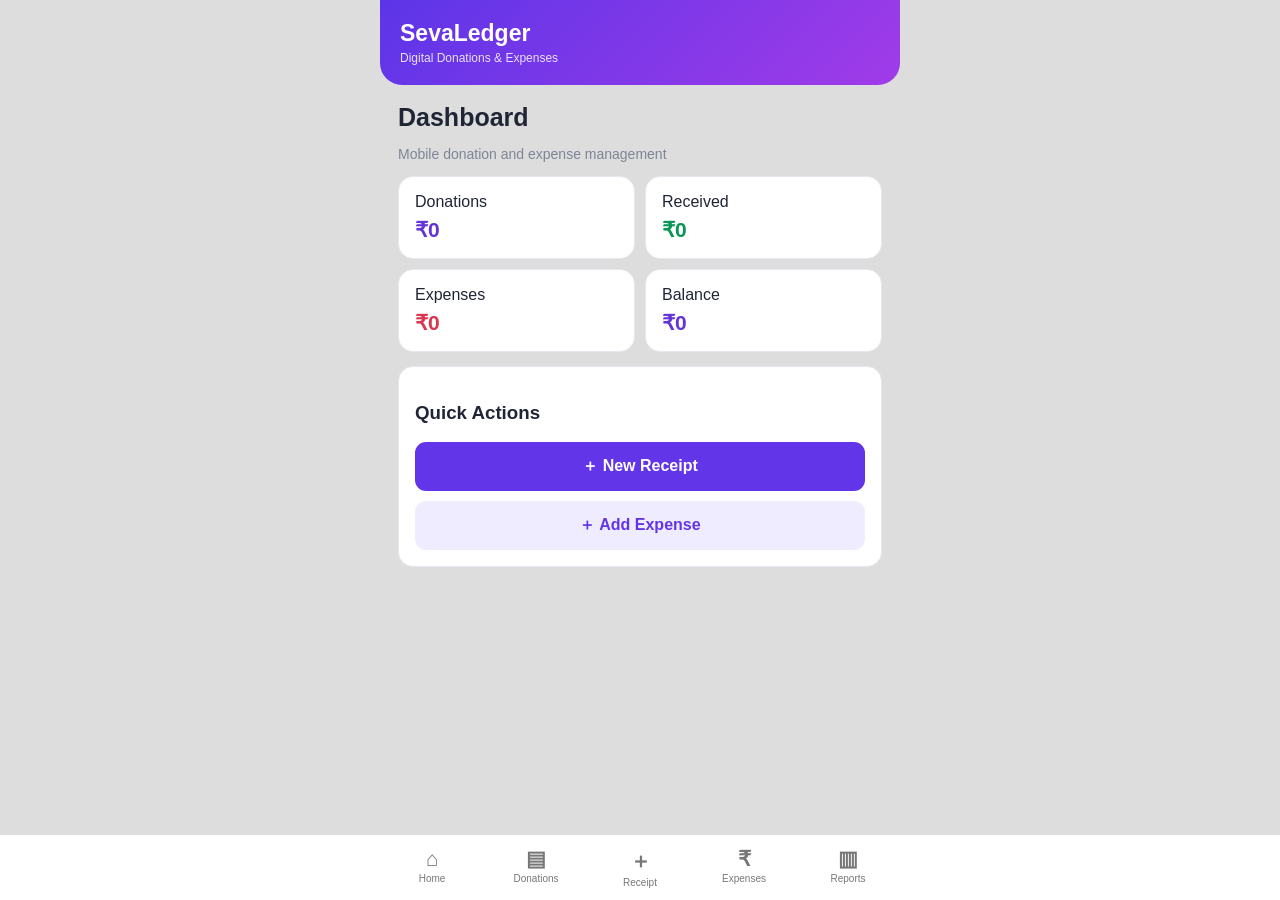
<file: index.html>
<!doctype html><html><head><meta charset="utf-8"><meta name="viewport" content="width=device-width,initial-scale=1"><title>SevaLedger</title><link rel="stylesheet" href="style.css"></head><body><div class="app"><header class="header"><div class="brand">SevaLedger</div><div class="sub">Digital Donations & Expenses</div></header><main class="content"><h1>Dashboard</h1><p class="muted">Mobile donation and expense management</p><div class="stats"><div class="stat">Donations<b class="purple">₹0</b></div><div class="stat">Received<b class="green">₹0</b></div><div class="stat">Expenses<b class="red">₹0</b></div><div class="stat">Balance<b class="purple">₹0</b></div></div><div class="card" style="margin-top:14px"><h3>Quick Actions</h3><a class="btn primary" href="receipt.html">＋ New Receipt</a><a class="btn light" href="expenses.html">＋ Add Expense</a></div></main><nav class="bottom"><div class="bottomin"><a href="index.html"><b>⌂</b>Home</a><a href="donations.html"><b>▤</b>Donations</a><a href="receipt.html"><b>＋</b>Receipt</a><a href="expenses.html"><b>₹</b>Expenses</a><a href="reports.html"><b>▥</b>Reports</a></div></nav></div></body></html>
</file>
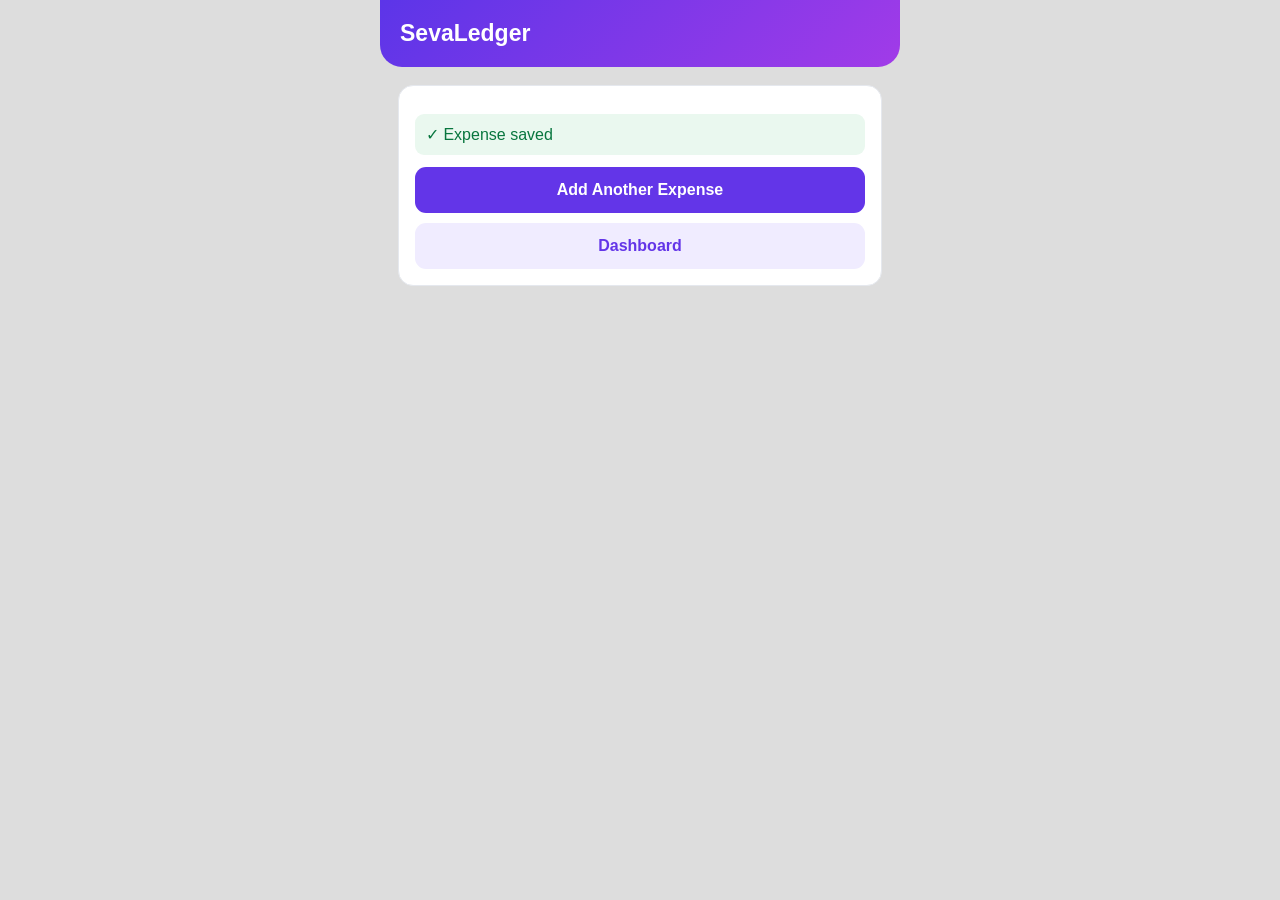
<file: expense-saved.html>
<!doctype html><html><head><meta name="viewport" content="width=device-width,initial-scale=1"><title>Saved</title><link rel="stylesheet" href="style.css"></head><body><div class="app"><header class="header"><div class="brand">SevaLedger</div></header><main class="content"><div class="card"><div class="success">✓ Expense saved</div><a class="btn primary" href="expenses.html">Add Another Expense</a><a class="btn light" href="index.html">Dashboard</a></div></main></div></body></html>
</file>
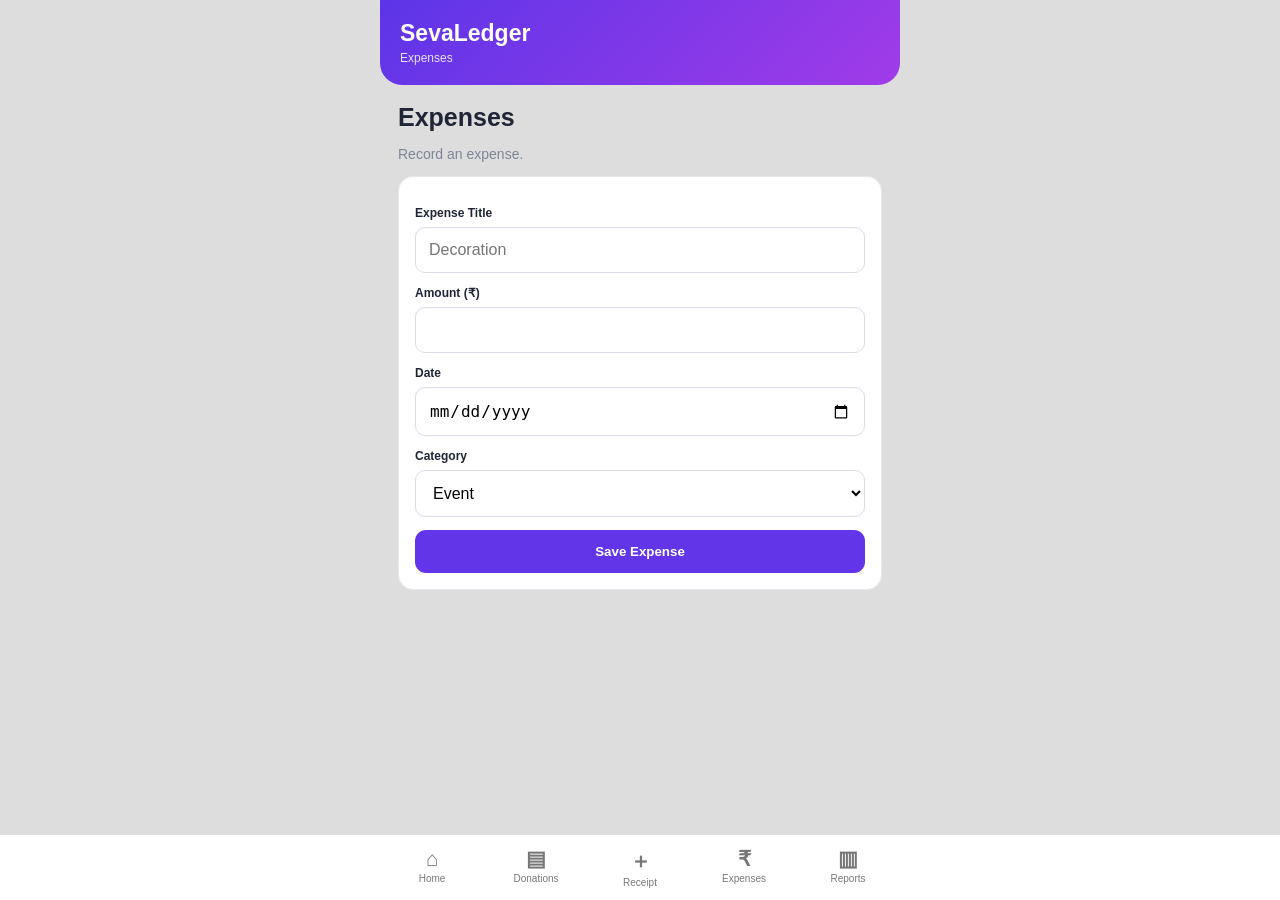
<file: expenses.html>
<!doctype html><html><head><meta charset="utf-8"><meta name="viewport" content="width=device-width,initial-scale=1"><title>Expenses</title><link rel="stylesheet" href="style.css"></head><body><div class="app"><header class="header"><div class="brand">SevaLedger</div><div class="sub">Expenses</div></header><main class="content"><h1>Expenses</h1><p class="muted">Record an expense.</p><div class="card"><form action="expense-saved.html" method="get"><div class="field"><label>Expense Title</label><input name="title" required placeholder="Decoration"></div><div class="field"><label>Amount (₹)</label><input name="amount" type="number" required></div><div class="field"><label>Date</label><input name="date" type="date" required></div><div class="field"><label>Category</label><select name="category"><option>Event</option><option>Food</option><option>Decoration</option><option>Transport</option><option>Other</option></select></div><button class="btn primary">Save Expense</button></form></div></main><nav class="bottom"><div class="bottomin"><a href="index.html"><b>⌂</b>Home</a><a href="donations.html"><b>▤</b>Donations</a><a href="receipt.html"><b>＋</b>Receipt</a><a href="expenses.html"><b>₹</b>Expenses</a><a href="reports.html"><b>▥</b>Reports</a></div></nav></div></body></html>
</file>
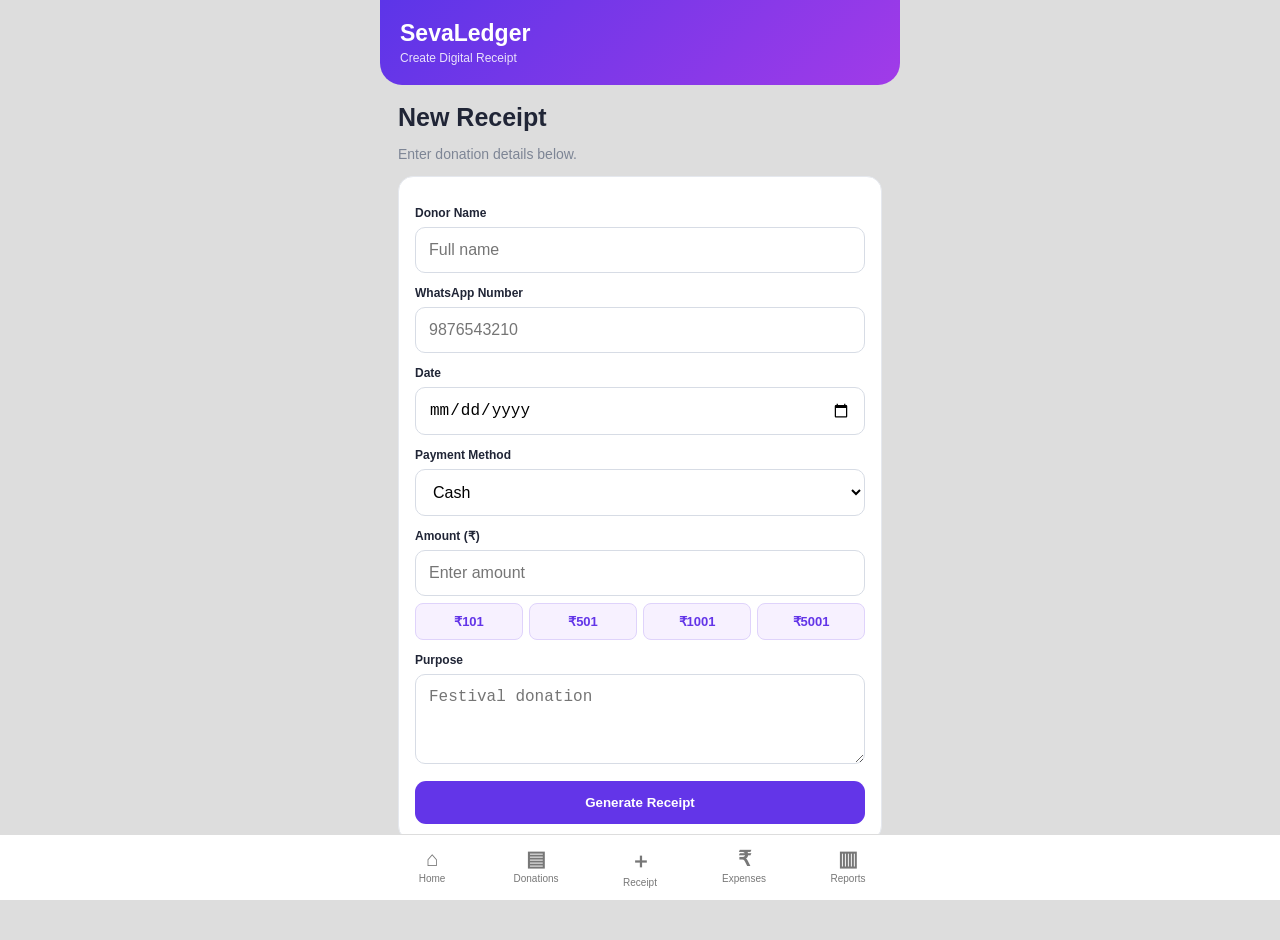
<file: receipt.html>
<!doctype html><html><head><meta charset="utf-8"><meta name="viewport" content="width=device-width,initial-scale=1"><title>New Receipt</title><link rel="stylesheet" href="style.css"></head><body><div class="app"><header class="header"><div class="brand">SevaLedger</div><div class="sub">Create Digital Receipt</div></header><main class="content"><h1>New Receipt</h1><p class="muted">Enter donation details below.</p><div class="card"><form action="receipt-preview.html" method="get"><div class="field"><label>Donor Name</label><input name="name" required placeholder="Full name"></div><div class="field"><label>WhatsApp Number</label><input name="phone" required maxlength="10" inputmode="numeric" placeholder="9876543210"></div><div class="field"><label>Date</label><input name="date" type="date" required></div><div class="field"><label>Payment Method</label><select name="method"><option>Cash</option><option>UPI</option><option>Bank Transfer</option><option>Card</option></select></div><div class="field"><label>Amount (₹)</label><input name="amount" type="number" required placeholder="Enter amount"><div class="amounts"><a href="receipt.html?amount=101">₹101</a><a href="receipt.html?amount=501">₹501</a><a href="receipt.html?amount=1001">₹1001</a><a href="receipt.html?amount=5001">₹5001</a></div></div><div class="field"><label>Purpose</label><textarea name="purpose" placeholder="Festival donation"></textarea></div><button class="btn primary" type="submit">Generate Receipt</button></form></div></main><nav class="bottom"><div class="bottomin"><a href="index.html"><b>⌂</b>Home</a><a href="donations.html"><b>▤</b>Donations</a><a href="receipt.html"><b>＋</b>Receipt</a><a href="expenses.html"><b>₹</b>Expenses</a><a href="reports.html"><b>▥</b>Reports</a></div></nav></div></body></html>
</file>
<file: style.css>
*{box-sizing:border-box}body{margin:0;background:#f5f6fb;color:#202536;font-family:Arial,sans-serif}.app{max-width:520px;margin:auto;min-height:100vh;padding-bottom:80px}.header{background:linear-gradient(135deg,#5c35e8,#a13be8);color:white;padding:20px;border-radius:0 0 22px 22px}.brand{font-size:23px;font-weight:800}.sub{font-size:12px;opacity:.85;margin-top:4px}.content{padding:18px}h1{font-size:25px;margin:0 0 6px}.muted{color:#7d8595;font-size:14px}.stats{display:grid;grid-template-columns:1fr 1fr;gap:10px}.stat,.card{background:white;border:1px solid #e5e8ee;border-radius:15px;padding:16px}.stat span{font-size:12px;color:#777}.stat b{display:block;font-size:21px;margin-top:7px}.purple{color:#6335d7}.green{color:#079657}.red{color:#d93650}.btn{display:block;width:100%;text-align:center;text-decoration:none;border:0;border-radius:11px;padding:14px;margin-top:10px;font-weight:700}.primary{background:#6335e8;color:#fff}.light{background:#f0ecff;color:#6335e8}.field{margin:13px 0}.field label{display:block;font-size:12px;font-weight:bold;margin-bottom:7px}.field input,.field select,.field textarea{width:100%;padding:13px;border:1px solid #d7dce5;border-radius:10px;font-size:16px;background:white}.field textarea{min-height:90px}.amounts{display:grid;grid-template-columns:repeat(4,1fr);gap:6px;margin-top:7px}.amounts a{padding:10px 2px;text-align:center;background:#f7f1ff;color:#6335e8;border:1px solid #dfd3fb;border-radius:8px;text-decoration:none;font-weight:bold;font-size:13px}.bottom{position:fixed;bottom:0;left:0;right:0;background:white;border-top:1px solid #ddd;padding:7px;z-index:10}.bottomin{max-width:520px;margin:auto;display:grid;grid-template-columns:repeat(5,1fr)}.bottom a{text-align:center;text-decoration:none;color:#777;font-size:10px;padding:5px}.bottom a b{display:block;font-size:21px;margin-bottom:2px}.receipt{background:white;border-radius:16px;padding:20px}.row{display:flex;justify-content:space-between;padding:11px 0;border-bottom:1px solid #eee}.success{background:#eaf8ef;color:#08763e;padding:11px;border-radius:9px;margin:12px 0}@media(min-width:521px){body{background:#ddd}}
</file>
